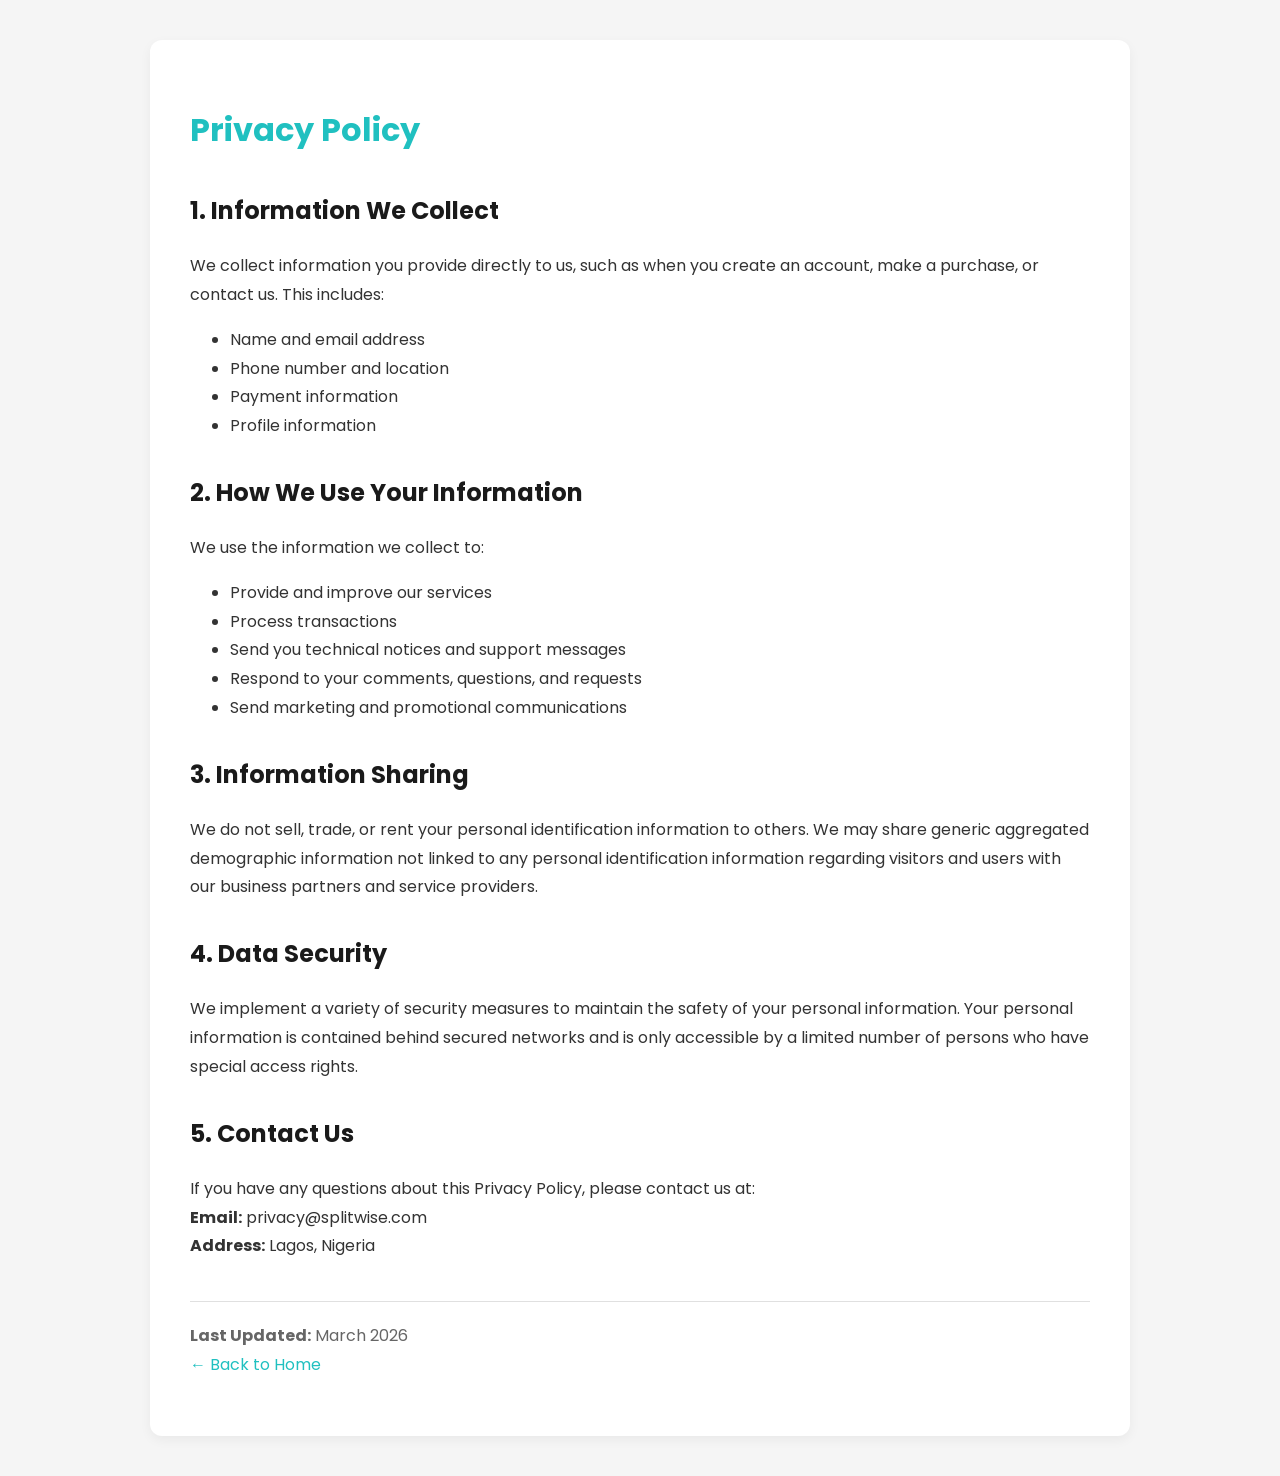
<file: privacy.html>
<!DOCTYPE html>
<html>
<head>
  <title>Privacy Policy - SPLITWI$E</title>
  <meta name="viewport" content="width=device-width, initial-scale=1.0"/>
  <link href="https://fonts.googleapis.com/css2?family=Poppins:wght@400;600;700&display=swap" rel="stylesheet">
</head>
<body style="font-family: Poppins; margin: 0; padding: 40px 5%; background: #f5f5f5; color: #333; line-height: 1.8;">
  <div style="max-width: 900px; margin: 0 auto; background: white; padding: 40px; border-radius: 12px; box-shadow: 0 4px 12px rgba(0,0,0,0.05);">
    <h1 style="color: #20c0c0; margin-bottom: 30px;">Privacy Policy</h1>
    
    <h2 style="color: #1a1a1a; margin-top: 30px;">1. Information We Collect</h2>
    <p>We collect information you provide directly to us, such as when you create an account, make a purchase, or contact us. This includes:</p>
    <ul>
      <li>Name and email address</li>
      <li>Phone number and location</li>
      <li>Payment information</li>
      <li>Profile information</li>
    </ul>
    
    <h2 style="color: #1a1a1a; margin-top: 30px;">2. How We Use Your Information</h2>
    <p>We use the information we collect to:</p>
    <ul>
      <li>Provide and improve our services</li>
      <li>Process transactions</li>
      <li>Send you technical notices and support messages</li>
      <li>Respond to your comments, questions, and requests</li>
      <li>Send marketing and promotional communications</li>
    </ul>
    
    <h2 style="color: #1a1a1a; margin-top: 30px;">3. Information Sharing</h2>
    <p>We do not sell, trade, or rent your personal identification information to others. We may share generic aggregated demographic information not linked to any personal identification information regarding visitors and users with our business partners and service providers.</p>
    
    <h2 style="color: #1a1a1a; margin-top: 30px;">4. Data Security</h2>
    <p>We implement a variety of security measures to maintain the safety of your personal information. Your personal information is contained behind secured networks and is only accessible by a limited number of persons who have special access rights.</p>
    
    <h2 style="color: #1a1a1a; margin-top: 30px;">5. Contact Us</h2>
    <p>If you have any questions about this Privacy Policy, please contact us at:<br>
    <strong>Email:</strong> privacy@splitwise.com<br>
    <strong>Address:</strong> Lagos, Nigeria</p>
    
    <p style="margin-top: 40px; color: #666; border-top: 1px solid #e0e0e0; padding-top: 20px;">
      <strong>Last Updated:</strong> March 2026<br>
      <a href="index.html" style="color: #20c0c0; text-decoration: none;">← Back to Home</a>
    </p>
  </div>
</body>
</html>
</file>
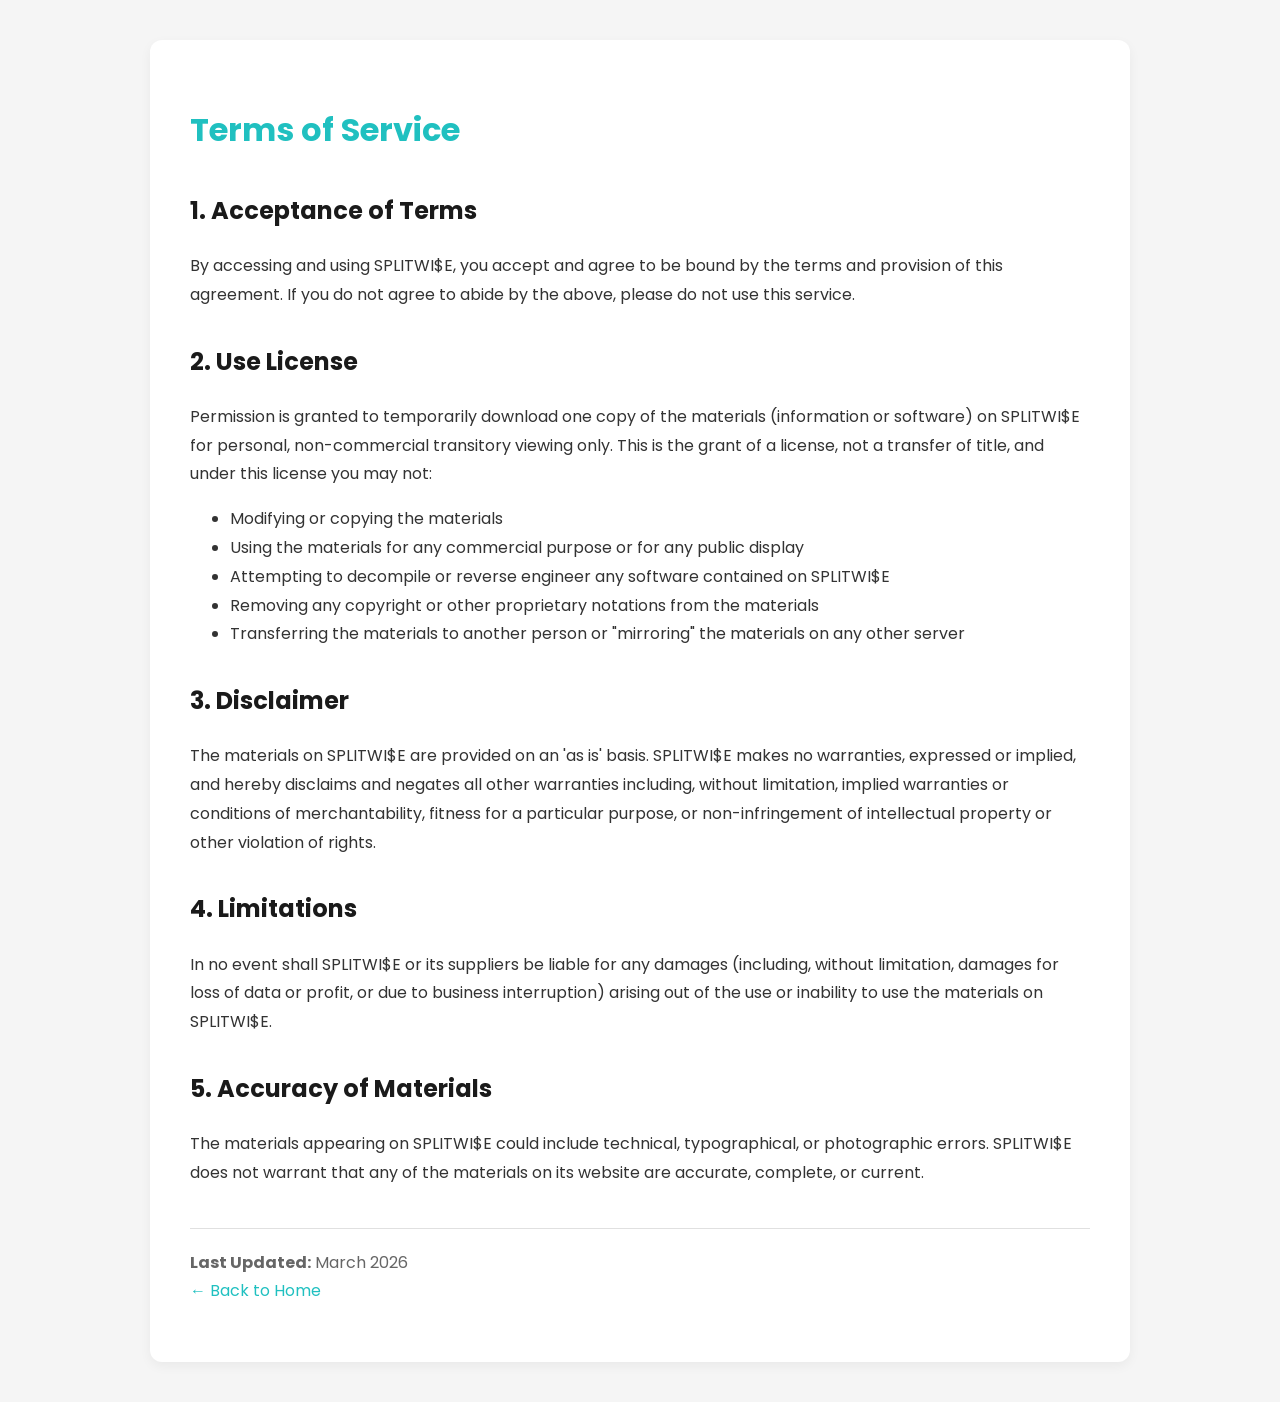
<file: terms.html>
<!DOCTYPE html>
<html>
<head>
  <title>Terms of Service - SPLITWI$E</title>
  <meta name="viewport" content="width=device-width, initial-scale=1.0"/>
  <link href="https://fonts.googleapis.com/css2?family=Poppins:wght@400;600;700&display=swap" rel="stylesheet">
</head>
<body style="font-family: Poppins; margin: 0; padding: 40px 5%; background: #f5f5f5; color: #333; line-height: 1.8;">
  <div style="max-width: 900px; margin: 0 auto; background: white; padding: 40px; border-radius: 12px; box-shadow: 0 4px 12px rgba(0,0,0,0.05);">
    <h1 style="color: #20c0c0; margin-bottom: 30px;">Terms of Service</h1>
    
    <h2 style="color: #1a1a1a; margin-top: 30px;">1. Acceptance of Terms</h2>
    <p>By accessing and using SPLITWI$E, you accept and agree to be bound by the terms and provision of this agreement. If you do not agree to abide by the above, please do not use this service.</p>
    
    <h2 style="color: #1a1a1a; margin-top: 30px;">2. Use License</h2>
    <p>Permission is granted to temporarily download one copy of the materials (information or software) on SPLITWI$E for personal, non-commercial transitory viewing only. This is the grant of a license, not a transfer of title, and under this license you may not:</p>
    <ul>
      <li>Modifying or copying the materials</li>
      <li>Using the materials for any commercial purpose or for any public display</li>
      <li>Attempting to decompile or reverse engineer any software contained on SPLITWI$E</li>
      <li>Removing any copyright or other proprietary notations from the materials</li>
      <li>Transferring the materials to another person or "mirroring" the materials on any other server</li>
    </ul>
    
    <h2 style="color: #1a1a1a; margin-top: 30px;">3. Disclaimer</h2>
    <p>The materials on SPLITWI$E are provided on an 'as is' basis. SPLITWI$E makes no warranties, expressed or implied, and hereby disclaims and negates all other warranties including, without limitation, implied warranties or conditions of merchantability, fitness for a particular purpose, or non-infringement of intellectual property or other violation of rights.</p>
    
    <h2 style="color: #1a1a1a; margin-top: 30px;">4. Limitations</h2>
    <p>In no event shall SPLITWI$E or its suppliers be liable for any damages (including, without limitation, damages for loss of data or profit, or due to business interruption) arising out of the use or inability to use the materials on SPLITWI$E.</p>
    
    <h2 style="color: #1a1a1a; margin-top: 30px;">5. Accuracy of Materials</h2>
    <p>The materials appearing on SPLITWI$E could include technical, typographical, or photographic errors. SPLITWI$E does not warrant that any of the materials on its website are accurate, complete, or current.</p>
    
    <p style="margin-top: 40px; color: #666; border-top: 1px solid #e0e0e0; padding-top: 20px;">
      <strong>Last Updated:</strong> March 2026<br>
      <a href="index.html" style="color: #20c0c0; text-decoration: none;">← Back to Home</a>
    </p>
  </div>
</body>
</html>
</file>
